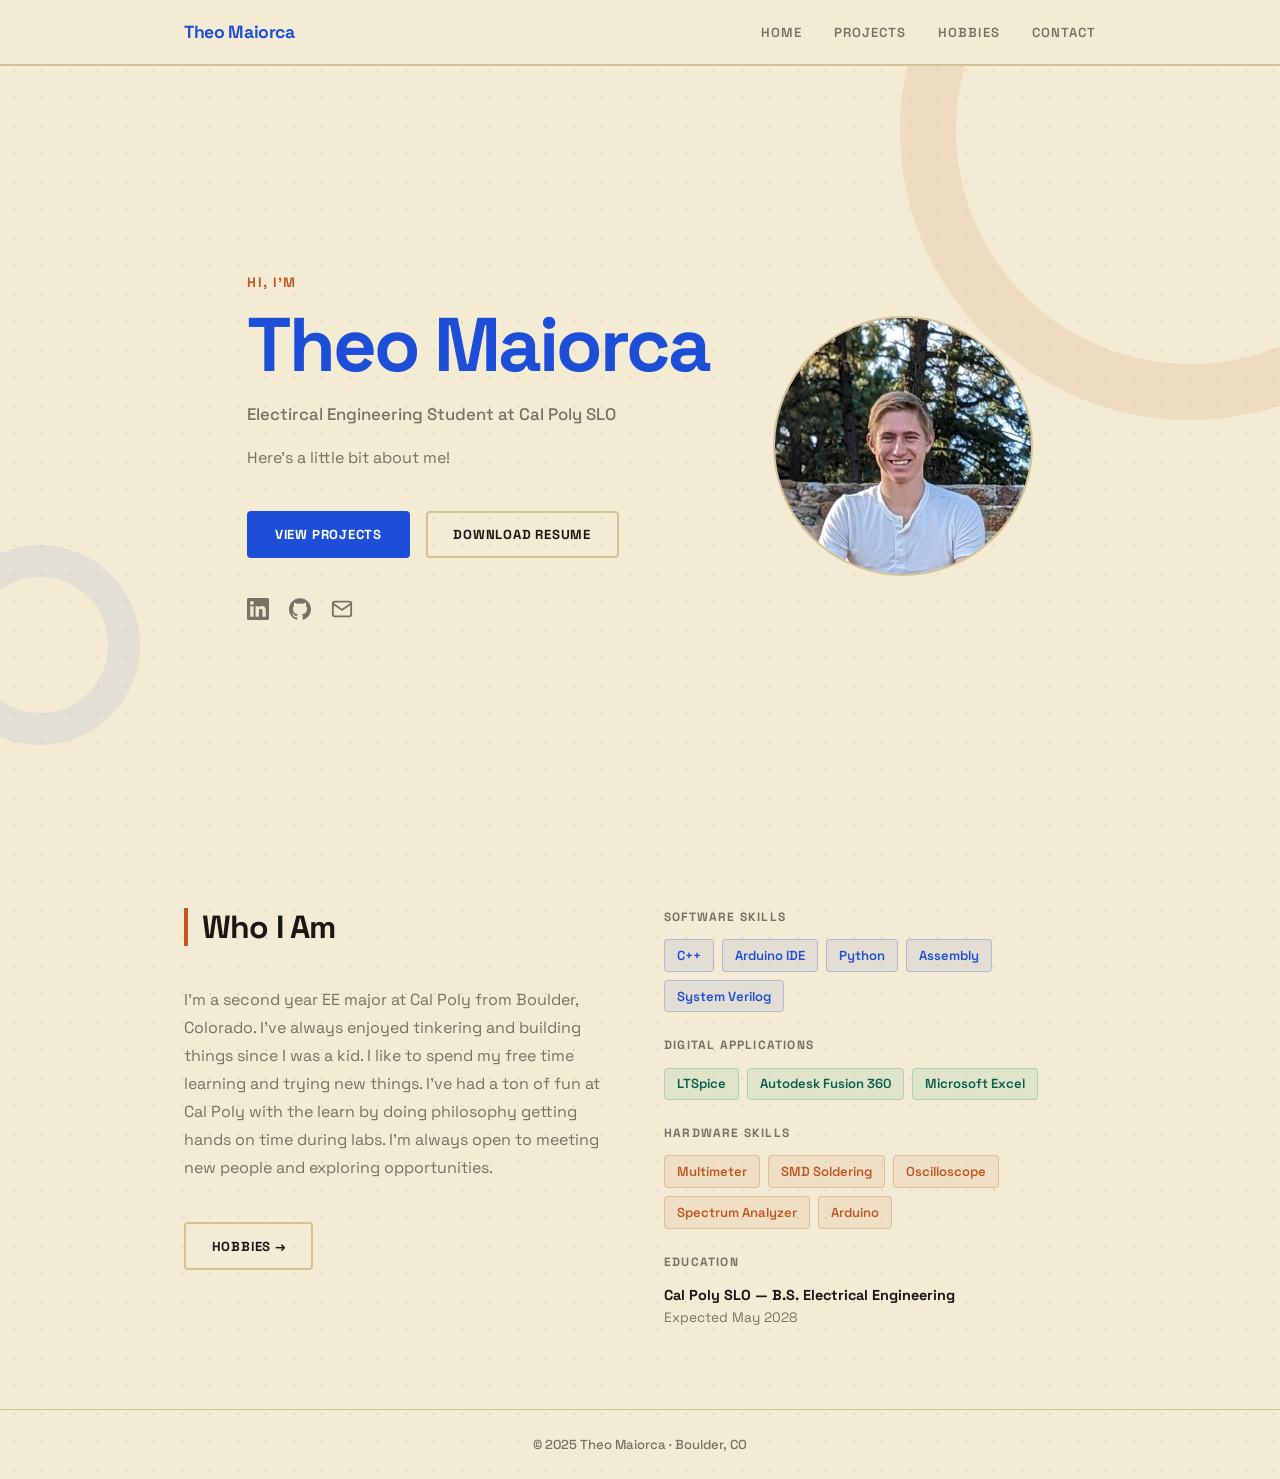
<file: index.html>
<!DOCTYPE html>
<html lang="en">
<head>
  <meta charset="UTF-8">
  <meta name="viewport" content="width=device-width, initial-scale=1.0">
  <title>Theo Maiorca — Electrical Engineering</title>
  <meta name="description" content="Theo Maiorca — EE student at Cal Poly SLO. Circuits, firmware, and hardware projects.">
  <link rel="preconnect" href="https://fonts.googleapis.com">
  <link rel="preconnect" href="https://fonts.gstatic.com" crossorigin>
  <link href="https://fonts.googleapis.com/css2?family=Space+Grotesk:wght@400;500;600;700&display=swap" rel="stylesheet">
  <link rel="stylesheet" href="style.css">
</head>
<body>

  <nav class="nav" id="nav">
    <div class="nav-inner">
      <a class="nav-brand" href="/">Theo Maiorca</a>
      <button class="nav-toggle" id="navToggle" aria-label="Toggle navigation">
        <span></span><span></span><span></span>
      </button>
      <ul class="nav-links" id="navLinks">
        <li><a href="/">Home</a></li>
        <li><a href="/projects/">Projects</a></li>
        <li><a href="/hobbies/">Hobbies</a></li>
        <li><a href="/contact/">Contact</a></li>
      </ul>
    </div>
  </nav>

  <section class="hero" id="hero">
    <div class="container">
      <div class="hero-inner">
        <div class="hero-text">
          <p class="hero-eyebrow">Hi, I'm</p>
          <h1 class="hero-name">Theo Maiorca</h1>
          <p class="hero-title">Electircal Engineering Student at Cal Poly SLO</p>
          <p class="hero-bio">Here's a little bit about me!</p>
          <div class="hero-actions">
            <a class="btn btn-primary" href="/projects/">View Projects</a>
            <a class="btn btn-outline" href="/assets/resume.pdf" target="_blank" rel="noopener">Download Resume</a>
          </div>
          <div class="hero-social">
            <a href="https://www.linkedin.com/in/theomaiorca" target="_blank" rel="noopener" aria-label="LinkedIn">
              <svg viewBox="0 0 24 24" fill="currentColor" width="22" height="22"><path d="M20.447 20.452h-3.554v-5.569c0-1.328-.027-3.037-1.852-3.037-1.853 0-2.136 1.445-2.136 2.939v5.667H9.351V9h3.414v1.561h.046c.477-.9 1.637-1.85 3.37-1.85 3.601 0 4.267 2.37 4.267 5.455v6.286zM5.337 7.433a2.062 2.062 0 0 1-2.063-2.065 2.064 2.064 0 1 1 2.063 2.065zm1.782 13.019H3.555V9h3.564v11.452zM22.225 0H1.771C.792 0 0 .774 0 1.729v20.542C0 23.227.792 24 1.771 24h20.451C23.2 24 24 23.227 24 22.271V1.729C24 .774 23.2 0 22.222 0h.003z"/></svg>
            </a>
            <a href="https://github.com/theomaiorca" target="_blank" rel="noopener" aria-label="GitHub">
              <svg viewBox="0 0 24 24" fill="currentColor" width="22" height="22"><path d="M12 .297c-6.63 0-12 5.373-12 12 0 5.303 3.438 9.8 8.205 11.385.6.113.82-.258.82-.577 0-.285-.01-1.04-.015-2.04-3.338.724-4.042-1.61-4.042-1.61C4.422 18.07 3.633 17.7 3.633 17.7c-1.087-.744.084-.729.084-.729 1.205.084 1.838 1.236 1.838 1.236 1.07 1.835 2.809 1.305 3.495.998.108-.776.417-1.305.76-1.605-2.665-.3-5.466-1.332-5.466-5.93 0-1.31.465-2.38 1.235-3.22-.135-.303-.54-1.523.105-3.176 0 0 1.005-.322 3.3 1.23.96-.267 1.98-.399 3-.405 1.02.006 2.04.138 3 .405 2.28-1.552 3.285-1.23 3.285-1.23.645 1.653.24 2.873.12 3.176.765.84 1.23 1.91 1.23 3.22 0 4.61-2.805 5.625-5.475 5.92.42.36.81 1.096.81 2.22 0 1.606-.015 2.896-.015 3.286 0 .315.21.69.825.57C20.565 22.092 24 17.592 24 12.297c0-6.627-5.373-12-12-12"/></svg>
            </a>
            <a href="mailto:theo@maiorca.com" aria-label="Email">
              <svg viewBox="0 0 24 24" fill="none" stroke="currentColor" stroke-width="2" width="22" height="22"><path d="M4 4h16c1.1 0 2 .9 2 2v12c0 1.1-.9 2-2 2H4c-1.1 0-2-.9-2-2V6c0-1.1.9-2 2-2z"/><polyline points="22,6 12,13 2,6"/></svg>
            </a>
          </div>
        </div>
        <div class="hero-photo">
          <img src="assets/images/TheoHeadshotPhoto.JPEG" alt="Theo Maiorca">
        </div>
      </div>
    </div>
  </section>

  <section class="section" id="about">
    <div class="container">
      <div class="about-grid">
        <div class="about-text">
          <h2 class="section-title">Who I Am</h2>
          <p>I'm a second year EE major at Cal Poly from Boulder, Colorado. I've always enjoyed tinkering and building things since I was a kid. I like to spend my free time learning and trying new things. I've had a ton of fun at Cal Poly with the learn by doing philosophy getting hands on time during labs. I'm always open to meeting new people and exploring opportunities.</p>
          <a class="btn btn-outline" href="/hobbies/" style="margin-top:1.5rem; display:inline-flex;">Hobbies →</a>
        </div>
        <div class="about-skills">
          <h3 class="skills-label">Software Skills</h3>
          <div class="chips chips--software">
            <span class="chip">C++</span>
            <span class="chip">Arduino IDE</span>
            <span class="chip">Python</span>
            <span class="chip">Assembly</span>
            <span class="chip">System Verilog</span>
          </div>
          <h3 class="skills-label skills-label--top">Digital Applications</h3>
          <div class="chips chips--digital">
            <span class="chip">LTSpice</span>
            <span class="chip">Autodesk Fusion 360</span>
            <span class="chip">Microsoft Excel</span>
          </div>
          <h3 class="skills-label skills-label--top">Hardware Skills</h3>
          <div class="chips chips--hardware">
            <span class="chip">Multimeter</span>
            <span class="chip">SMD Soldering</span>
            <span class="chip">Oscilloscope</span>
            <span class="chip">Spectrum Analyzer</span>
            <span class="chip">Arduino</span>
          </div>
          <h3 class="skills-label skills-label--top">Education</h3>
          <div class="edu-inline">
            <p class="edu-inline-school">Cal Poly SLO — B.S. Electrical Engineering</p>
            <p class="edu-inline-detail">Expected May 2028</p>
          </div>
        </div>
      </div>
    </div>
  </section>

  <footer class="footer">
    <div class="container">
      <p>&copy; 2025 Theo Maiorca &middot; Boulder, CO</p>
    </div>
  </footer>

  <script src="script.js"></script>
</body>
</html>
</file>
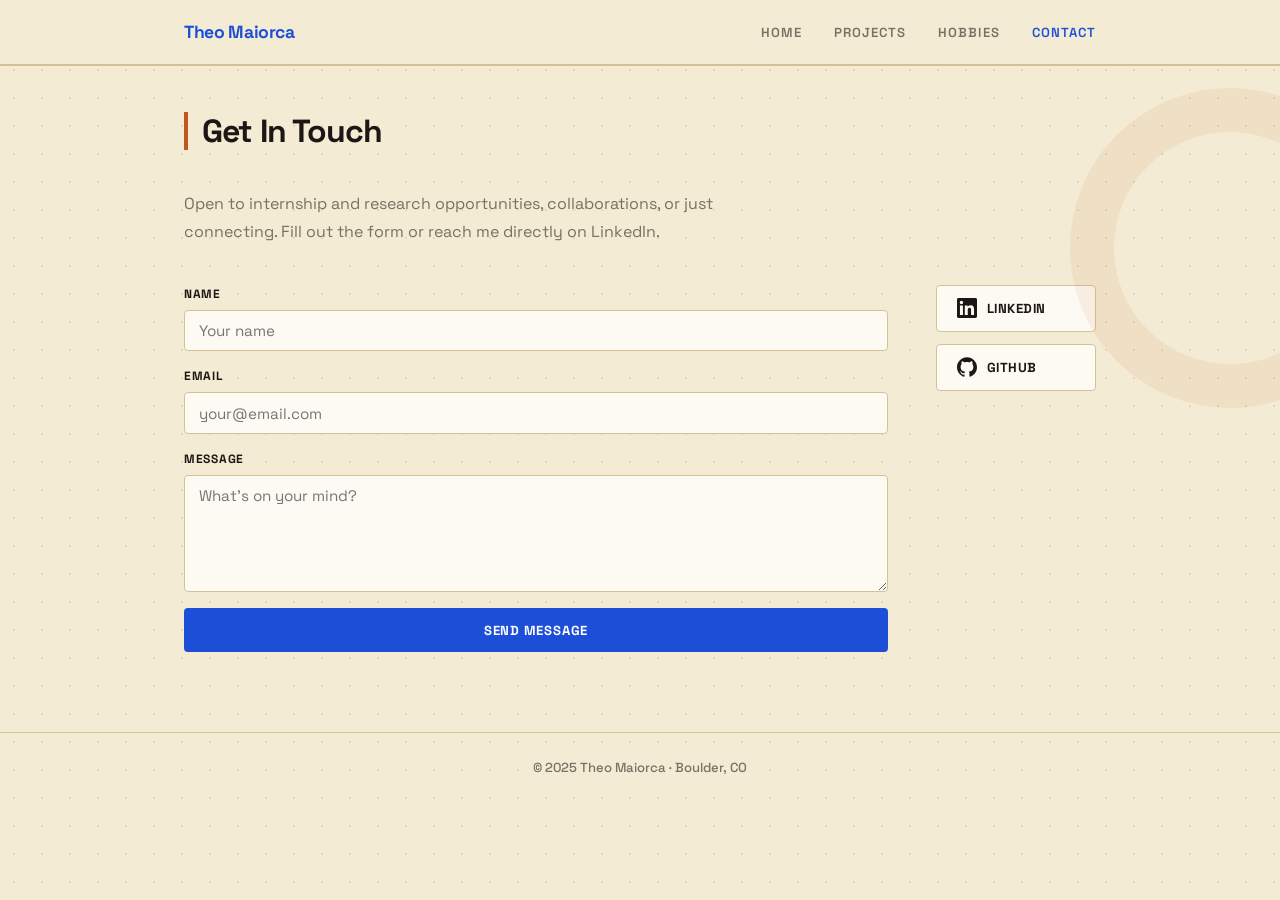
<file: contact/index.html>
<!DOCTYPE html>
<html lang="en">
<head>
  <meta charset="UTF-8">
  <meta name="viewport" content="width=device-width, initial-scale=1.0">
  <title>Contact — Theo Maiorca</title>
  <meta name="description" content="Get in touch with Theo Maiorca — open to internships, research opportunities, and collaborations.">
  <link rel="preconnect" href="https://fonts.googleapis.com">
  <link rel="preconnect" href="https://fonts.gstatic.com" crossorigin>
  <link href="https://fonts.googleapis.com/css2?family=Space+Grotesk:wght@400;500;600;700&display=swap" rel="stylesheet">
  <link rel="stylesheet" href="/style.css">
</head>
<body>

  <nav class="nav" id="nav">
    <div class="nav-inner">
      <a class="nav-brand" href="/">Theo Maiorca</a>
      <button class="nav-toggle" id="navToggle" aria-label="Toggle navigation">
        <span></span><span></span><span></span>
      </button>
      <ul class="nav-links" id="navLinks">
        <li><a href="/">Home</a></li>
        <li><a href="/projects/">Projects</a></li>
        <li><a href="/hobbies/">Hobbies</a></li>
        <li><a href="/contact/">Contact</a></li>
      </ul>
    </div>
  </nav>

  <section class="section page-top section-ring">
    <div class="container">
      <h2 class="section-title">Get In Touch</h2>
      <p class="contact-sub">Open to internship and research opportunities, collaborations, or just connecting. Fill out the form or reach me directly on LinkedIn.</p>
      <div class="contact-grid">
        <!--
          SETUP REQUIRED: Sign up at formspree.io, create a new form pointed at theo@maiorca.com,
          and replace YOUR_FORM_ID below with your actual form ID (looks like: xpzgkwrb).
        -->
        <form class="contact-form" action="https://formspree.io/f/YOUR_FORM_ID" method="POST">
          <label>
            Name
            <input type="text" name="name" required placeholder="Your name">
          </label>
          <label>
            Email
            <input type="email" name="email" required placeholder="your@email.com">
          </label>
          <label>
            Message
            <textarea name="message" rows="5" required placeholder="What's on your mind?"></textarea>
          </label>
          <button type="submit" class="btn btn-primary btn-full">Send Message</button>
        </form>
        <div class="contact-links">
          <a class="contact-link-btn" href="https://www.linkedin.com/in/theomaiorca" target="_blank" rel="noopener">
            <svg viewBox="0 0 24 24" fill="currentColor" width="20" height="20"><path d="M20.447 20.452h-3.554v-5.569c0-1.328-.027-3.037-1.852-3.037-1.853 0-2.136 1.445-2.136 2.939v5.667H9.351V9h3.414v1.561h.046c.477-.9 1.637-1.85 3.37-1.85 3.601 0 4.267 2.37 4.267 5.455v6.286zM5.337 7.433a2.062 2.062 0 0 1-2.063-2.065 2.064 2.064 0 1 1 2.063 2.065zm1.782 13.019H3.555V9h3.564v11.452zM22.225 0H1.771C.792 0 0 .774 0 1.729v20.542C0 23.227.792 24 1.771 24h20.451C23.2 24 24 23.227 24 22.271V1.729C24 .774 23.2 0 22.222 0h.003z"/></svg>
            LinkedIn
          </a>
          <a class="contact-link-btn" href="https://github.com/theomaiorca" target="_blank" rel="noopener">
            <svg viewBox="0 0 24 24" fill="currentColor" width="20" height="20"><path d="M12 .297c-6.63 0-12 5.373-12 12 0 5.303 3.438 9.8 8.205 11.385.6.113.82-.258.82-.577 0-.285-.01-1.04-.015-2.04-3.338.724-4.042-1.61-4.042-1.61C4.422 18.07 3.633 17.7 3.633 17.7c-1.087-.744.084-.729.084-.729 1.205.084 1.838 1.236 1.838 1.236 1.07 1.835 2.809 1.305 3.495.998.108-.776.417-1.305.76-1.605-2.665-.3-5.466-1.332-5.466-5.93 0-1.31.465-2.38 1.235-3.22-.135-.303-.54-1.523.105-3.176 0 0 1.005-.322 3.3 1.23.96-.267 1.98-.399 3-.405 1.02.006 2.04.138 3 .405 2.28-1.552 3.285-1.23 3.285-1.23.645 1.653.24 2.873.12 3.176.765.84 1.23 1.91 1.23 3.22 0 4.61-2.805 5.625-5.475 5.92.42.36.81 1.096.81 2.22 0 1.606-.015 2.896-.015 3.286 0 .315.21.69.825.57C20.565 22.092 24 17.592 24 12.297c0-6.627-5.373-12-12-12"/></svg>
            GitHub
          </a>
        </div>
      </div>
    </div>
  </section>

  <footer class="footer">
    <div class="container">
      <p>&copy; 2025 Theo Maiorca &middot; Boulder, CO</p>
    </div>
  </footer>

  <script src="/script.js"></script>
</body>
</html>
</file>
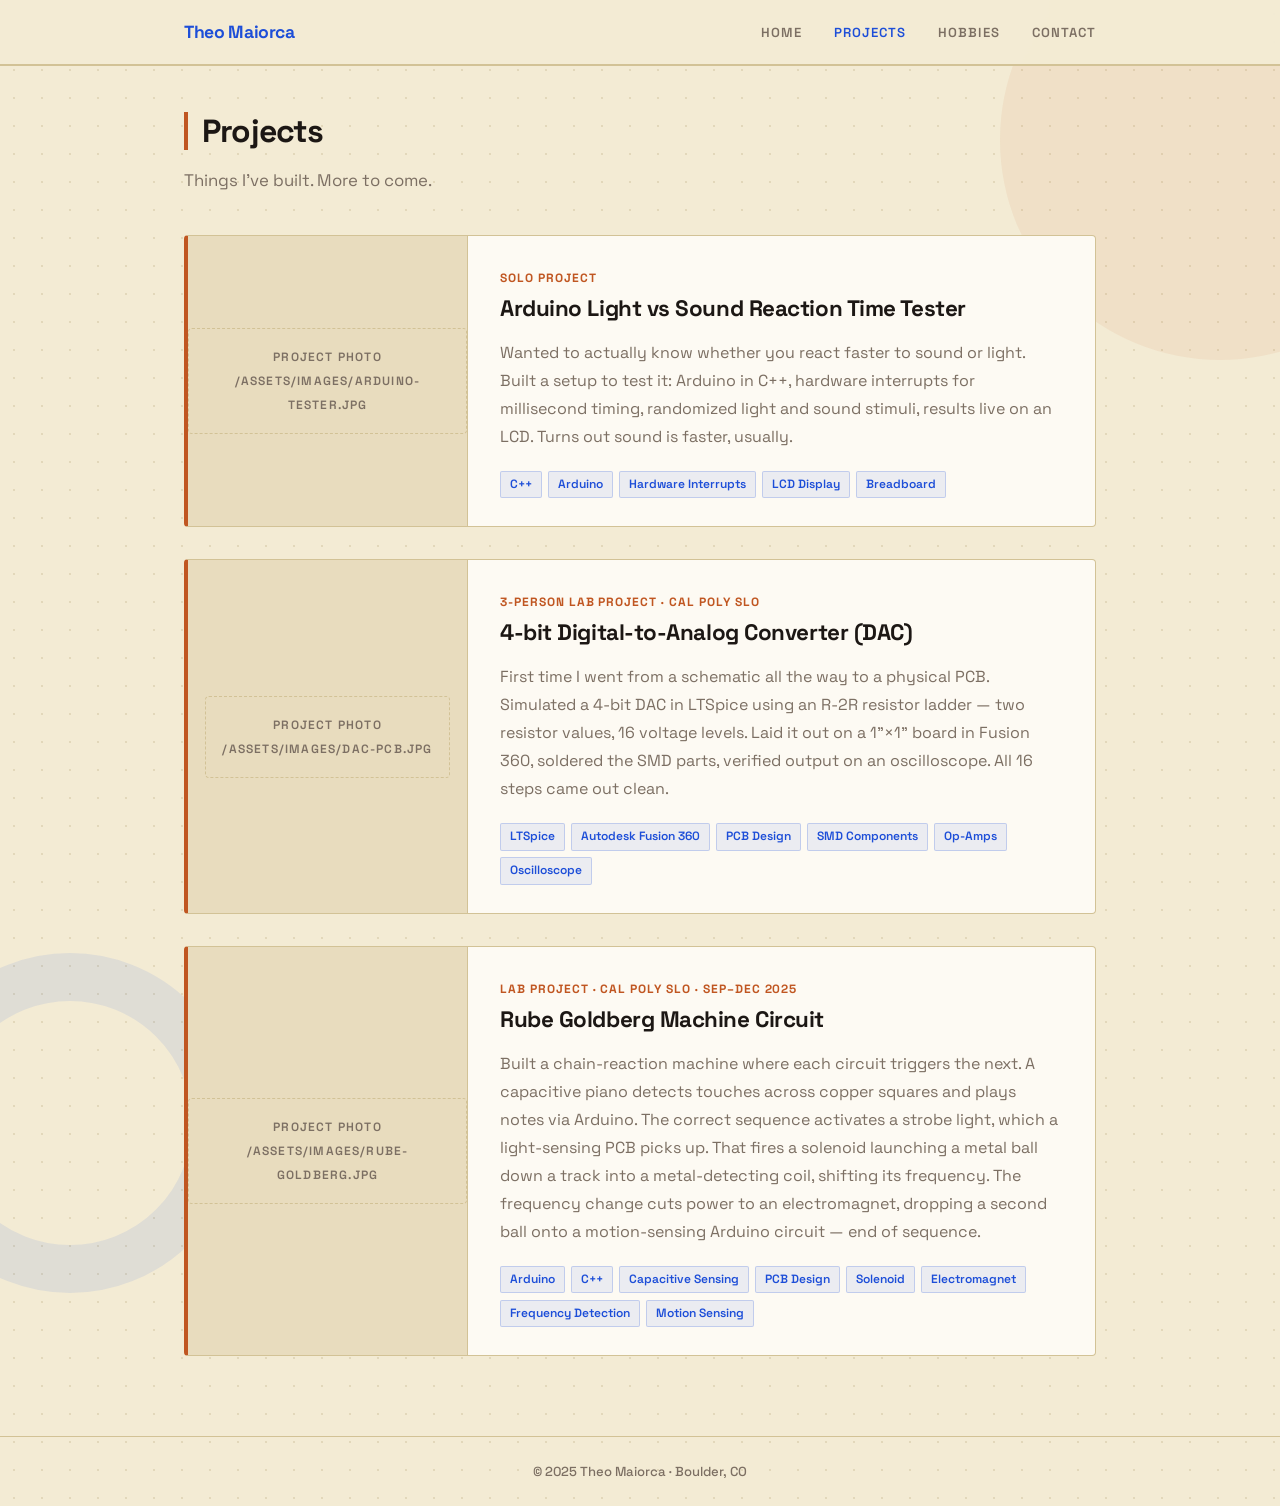
<file: projects/index.html>
<!DOCTYPE html>
<html lang="en">
<head>
  <meta charset="UTF-8">
  <meta name="viewport" content="width=device-width, initial-scale=1.0">
  <title>Projects — Theo Maiorca</title>
  <meta name="description" content="Hardware and firmware projects by Theo Maiorca.">
  <link rel="preconnect" href="https://fonts.googleapis.com">
  <link rel="preconnect" href="https://fonts.gstatic.com" crossorigin>
  <link href="https://fonts.googleapis.com/css2?family=Space+Grotesk:wght@400;500;600;700&display=swap" rel="stylesheet">
  <link rel="stylesheet" href="/style.css">
</head>
<body>

  <nav class="nav" id="nav">
    <div class="nav-inner">
      <a class="nav-brand" href="/">Theo Maiorca</a>
      <button class="nav-toggle" id="navToggle" aria-label="Toggle navigation">
        <span></span><span></span><span></span>
      </button>
      <ul class="nav-links" id="navLinks">
        <li><a href="/">Home</a></li>
        <li><a href="/projects/">Projects</a></li>
        <li><a href="/hobbies/">Hobbies</a></li>
        <li><a href="/contact/">Contact</a></li>
      </ul>
    </div>
  </nav>

  <section class="section page-top section-projects">
    <div class="container">
      <h2 class="section-title">Projects</h2>
      <p class="page-intro">Things I've built. More to come.</p>

      <div class="project-list">

        <div class="project-item">
          <div class="project-image">
            <!-- Add photo: save as /assets/images/arduino-tester.jpg then uncomment below -->
            <!-- <img src="/assets/images/arduino-tester.jpg" alt="Arduino Reaction Time Tester"> -->
            <span class="photo-placeholder">Project photo<br>/assets/images/arduino-tester.jpg</span>
          </div>
          <div class="project-body">
            <div class="project-meta">
              <span class="card-type">Solo Project</span>
            </div>
            <h3 class="project-title">Arduino Light vs Sound Reaction Time Tester</h3>
            <p class="project-desc">Wanted to actually know whether you react faster to sound or light. Built a setup to test it: Arduino in C++, hardware interrupts for millisecond timing, randomized light and sound stimuli, results live on an LCD. Turns out sound is faster, usually.</p>
            <div class="card-tags">
              <span class="tag">C++</span>
              <span class="tag">Arduino</span>
              <span class="tag">Hardware Interrupts</span>
              <span class="tag">LCD Display</span>
              <span class="tag">Breadboard</span>
            </div>
            <!-- Uncomment once you have a GitHub repo:
            <a class="card-link" href="https://github.com/theomaiorca/arduino-reaction-tester" target="_blank" rel="noopener">View on GitHub →</a>
            -->
          </div>
        </div>

        <div class="project-item">
          <div class="project-image">
            <!-- Add photo: save as /assets/images/dac-pcb.jpg then uncomment below -->
            <!-- <img src="/assets/images/dac-pcb.jpg" alt="4-bit DAC PCB"> -->
            <span class="photo-placeholder">Project photo<br>/assets/images/dac-pcb.jpg</span>
          </div>
          <div class="project-body">
            <div class="project-meta">
              <span class="card-type">3-Person Lab Project · Cal Poly SLO</span>
            </div>
            <h3 class="project-title">4-bit Digital-to-Analog Converter (DAC)</h3>
            <p class="project-desc">First time I went from a schematic all the way to a physical PCB. Simulated a 4-bit DAC in LTSpice using an R-2R resistor ladder — two resistor values, 16 voltage levels. Laid it out on a 1"×1" board in Fusion 360, soldered the SMD parts, verified output on an oscilloscope. All 16 steps came out clean.</p>
            <div class="card-tags">
              <span class="tag">LTSpice</span>
              <span class="tag">Autodesk Fusion 360</span>
              <span class="tag">PCB Design</span>
              <span class="tag">SMD Components</span>
              <span class="tag">Op-Amps</span>
              <span class="tag">Oscilloscope</span>
            </div>
            <!-- Uncomment once you have a GitHub repo:
            <a class="card-link" href="https://github.com/theomaiorca/dac-project" target="_blank" rel="noopener">View on GitHub →</a>
            -->
          </div>
        </div>

        <div class="project-item">
          <div class="project-image">
            <!-- Add photo: save as /assets/images/rube-goldberg.jpg then uncomment below -->
            <!-- <img src="/assets/images/rube-goldberg.jpg" alt="Rube Goldberg Machine Circuit"> -->
            <span class="photo-placeholder">Project photo<br>/assets/images/rube-goldberg.jpg</span>
          </div>
          <div class="project-body">
            <div class="project-meta">
              <span class="card-type">Lab Project · Cal Poly SLO · Sep–Dec 2025</span>
            </div>
            <h3 class="project-title">Rube Goldberg Machine Circuit</h3>
            <p class="project-desc">Built a chain-reaction machine where each circuit triggers the next. A capacitive piano detects touches across copper squares and plays notes via Arduino. The correct sequence activates a strobe light, which a light-sensing PCB picks up. That fires a solenoid launching a metal ball down a track into a metal-detecting coil, shifting its frequency. The frequency change cuts power to an electromagnet, dropping a second ball onto a motion-sensing Arduino circuit — end of sequence.</p>
            <div class="card-tags">
              <span class="tag">Arduino</span>
              <span class="tag">C++</span>
              <span class="tag">Capacitive Sensing</span>
              <span class="tag">PCB Design</span>
              <span class="tag">Solenoid</span>
              <span class="tag">Electromagnet</span>
              <span class="tag">Frequency Detection</span>
              <span class="tag">Motion Sensing</span>
            </div>
          </div>
        </div>

      </div>
    </div>
  </section>

  <footer class="footer">
    <div class="container">
      <p>&copy; 2025 Theo Maiorca &middot; Boulder, CO</p>
    </div>
  </footer>

  <script src="/script.js"></script>
</body>
</html>
</file>
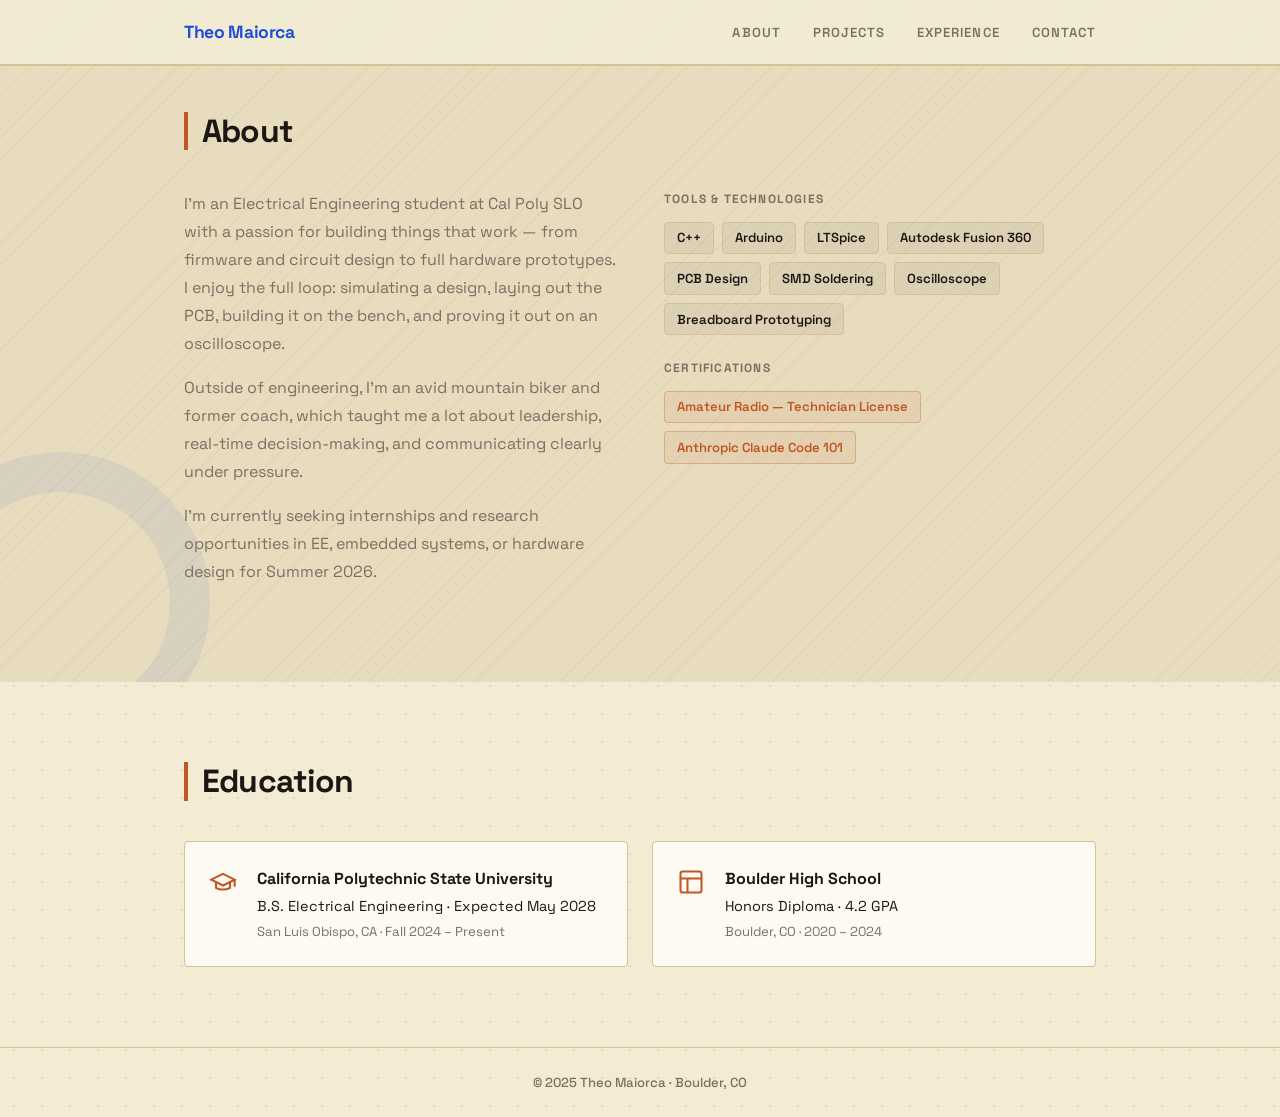
<file: about.html>
<!DOCTYPE html>
<html lang="en">
<head>
  <meta charset="UTF-8">
  <meta name="viewport" content="width=device-width, initial-scale=1.0">
  <title>About — Theo Maiorca</title>
  <meta name="description" content="About Theo Maiorca — EE student at Cal Poly SLO, skills, tools, and education.">
  <link rel="preconnect" href="https://fonts.googleapis.com">
  <link rel="preconnect" href="https://fonts.gstatic.com" crossorigin>
  <link href="https://fonts.googleapis.com/css2?family=Space+Grotesk:wght@400;500;600;700&display=swap" rel="stylesheet">
  <link rel="stylesheet" href="style.css">
</head>
<body>

  <nav class="nav" id="nav">
    <div class="nav-inner">
      <a class="nav-brand" href="index.html">Theo Maiorca</a>
      <button class="nav-toggle" id="navToggle" aria-label="Toggle navigation">
        <span></span><span></span><span></span>
      </button>
      <ul class="nav-links" id="navLinks">
        <li><a href="about.html">About</a></li>
        <li><a href="projects.html">Projects</a></li>
        <li><a href="experience.html">Experience</a></li>
        <li><a href="contact.html">Contact</a></li>
      </ul>
    </div>
  </nav>

  <section class="section section-alt page-top">
    <div class="container">
      <h2 class="section-title">About</h2>
      <div class="about-grid">
        <div class="about-text">
          <p>I'm an Electrical Engineering student at Cal Poly SLO with a passion for building things that work — from firmware and circuit design to full hardware prototypes. I enjoy the full loop: simulating a design, laying out the PCB, building it on the bench, and proving it out on an oscilloscope.</p>
          <p>Outside of engineering, I'm an avid mountain biker and former coach, which taught me a lot about leadership, real-time decision-making, and communicating clearly under pressure.</p>
          <p>I'm currently seeking internships and research opportunities in EE, embedded systems, or hardware design for Summer 2026.</p>
        </div>
        <div class="about-skills">
          <h3 class="skills-label">Tools &amp; Technologies</h3>
          <div class="chips">
            <span class="chip">C++</span>
            <span class="chip">Arduino</span>
            <span class="chip">LTSpice</span>
            <span class="chip">Autodesk Fusion 360</span>
            <span class="chip">PCB Design</span>
            <span class="chip">SMD Soldering</span>
            <span class="chip">Oscilloscope</span>
            <span class="chip">Breadboard Prototyping</span>
          </div>
          <h3 class="skills-label skills-label--top">Certifications</h3>
          <div class="chips">
            <span class="chip chip-cert">Amateur Radio — Technician License</span>
            <span class="chip chip-cert">Anthropic Claude Code 101</span>
          </div>
        </div>
      </div>
    </div>
  </section>

  <section class="section">
    <div class="container">
      <h2 class="section-title">Education</h2>
      <div class="edu-grid">
        <div class="edu-card">
          <div class="edu-icon-wrap">
            <svg viewBox="0 0 24 24" fill="none" stroke="currentColor" stroke-width="1.75" width="28" height="28"><path d="M22 10v6M2 10l10-5 10 5-10 5-10-5z"/><path d="M6 12v5c3.333 2 8.667 2 12 0v-5"/></svg>
          </div>
          <div>
            <h3>California Polytechnic State University</h3>
            <p class="edu-detail">B.S. Electrical Engineering · Expected May 2028</p>
            <p class="edu-sub">San Luis Obispo, CA · Fall 2024 – Present</p>
          </div>
        </div>
        <div class="edu-card">
          <div class="edu-icon-wrap">
            <svg viewBox="0 0 24 24" fill="none" stroke="currentColor" stroke-width="1.75" width="28" height="28"><rect x="3" y="3" width="18" height="18" rx="2"/><path d="M3 9h18M9 21V9"/></svg>
          </div>
          <div>
            <h3>Boulder High School</h3>
            <p class="edu-detail">Honors Diploma · 4.2 GPA</p>
            <p class="edu-sub">Boulder, CO · 2020 – 2024</p>
          </div>
        </div>
      </div>
    </div>
  </section>

  <footer class="footer">
    <div class="container">
      <p>&copy; 2025 Theo Maiorca &middot; Boulder, CO</p>
    </div>
  </footer>

  <script src="script.js"></script>
</body>
</html>
</file>
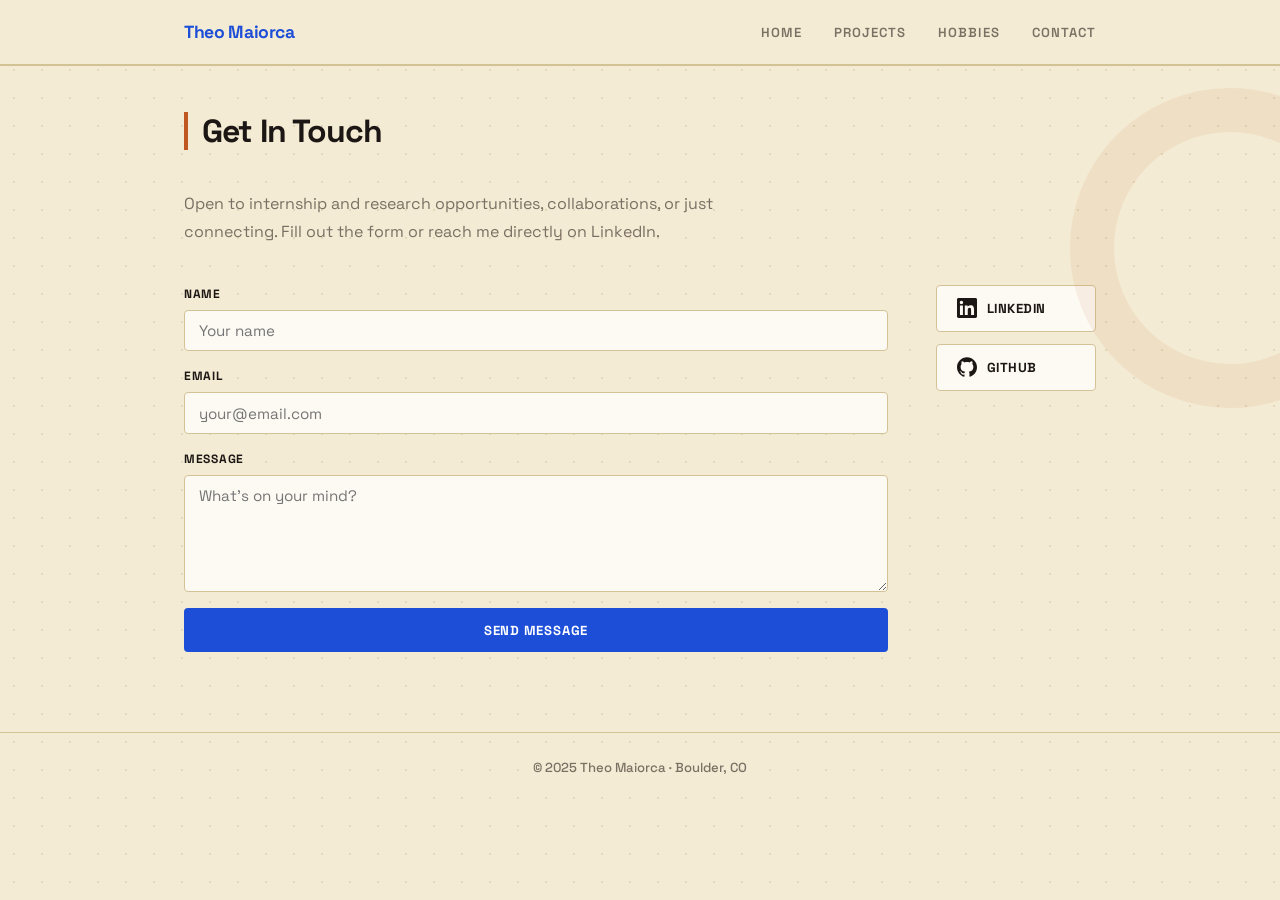
<file: contact.html>
<!DOCTYPE html>
<html lang="en">
<head>
  <meta charset="UTF-8">
  <meta name="viewport" content="width=device-width, initial-scale=1.0">
  <title>Contact — Theo Maiorca</title>
  <meta name="description" content="Get in touch with Theo Maiorca — open to internships, research opportunities, and collaborations.">
  <link rel="preconnect" href="https://fonts.googleapis.com">
  <link rel="preconnect" href="https://fonts.gstatic.com" crossorigin>
  <link href="https://fonts.googleapis.com/css2?family=Space+Grotesk:wght@400;500;600;700&display=swap" rel="stylesheet">
  <link rel="stylesheet" href="style.css">
</head>
<body>

  <nav class="nav" id="nav">
    <div class="nav-inner">
      <a class="nav-brand" href="index.html">Theo Maiorca</a>
      <button class="nav-toggle" id="navToggle" aria-label="Toggle navigation">
        <span></span><span></span><span></span>
      </button>
      <ul class="nav-links" id="navLinks">
        <li><a href="index.html">Home</a></li>
        <li><a href="projects.html">Projects</a></li>
        <li><a href="experience.html">Hobbies</a></li>
        <li><a href="contact.html">Contact</a></li>
      </ul>
    </div>
  </nav>

  <section class="section page-top section-ring">
    <div class="container">
      <h2 class="section-title">Get In Touch</h2>
      <p class="contact-sub">Open to internship and research opportunities, collaborations, or just connecting. Fill out the form or reach me directly on LinkedIn.</p>
      <div class="contact-grid">
        <!--
          SETUP REQUIRED: Sign up at formspree.io, create a new form pointed at theo@maiorca.com,
          and replace YOUR_FORM_ID below with your actual form ID (looks like: xpzgkwrb).
        -->
        <form class="contact-form" action="https://formspree.io/f/YOUR_FORM_ID" method="POST">
          <label>
            Name
            <input type="text" name="name" required placeholder="Your name">
          </label>
          <label>
            Email
            <input type="email" name="email" required placeholder="your@email.com">
          </label>
          <label>
            Message
            <textarea name="message" rows="5" required placeholder="What's on your mind?"></textarea>
          </label>
          <button type="submit" class="btn btn-primary btn-full">Send Message</button>
        </form>
        <div class="contact-links">
          <a class="contact-link-btn" href="https://www.linkedin.com/in/theomaiorca" target="_blank" rel="noopener">
            <svg viewBox="0 0 24 24" fill="currentColor" width="20" height="20"><path d="M20.447 20.452h-3.554v-5.569c0-1.328-.027-3.037-1.852-3.037-1.853 0-2.136 1.445-2.136 2.939v5.667H9.351V9h3.414v1.561h.046c.477-.9 1.637-1.85 3.37-1.85 3.601 0 4.267 2.37 4.267 5.455v6.286zM5.337 7.433a2.062 2.062 0 0 1-2.063-2.065 2.064 2.064 0 1 1 2.063 2.065zm1.782 13.019H3.555V9h3.564v11.452zM22.225 0H1.771C.792 0 0 .774 0 1.729v20.542C0 23.227.792 24 1.771 24h20.451C23.2 24 24 23.227 24 22.271V1.729C24 .774 23.2 0 22.222 0h.003z"/></svg>
            LinkedIn
          </a>
          <a class="contact-link-btn" href="https://github.com/theomaiorca" target="_blank" rel="noopener">
            <svg viewBox="0 0 24 24" fill="currentColor" width="20" height="20"><path d="M12 .297c-6.63 0-12 5.373-12 12 0 5.303 3.438 9.8 8.205 11.385.6.113.82-.258.82-.577 0-.285-.01-1.04-.015-2.04-3.338.724-4.042-1.61-4.042-1.61C4.422 18.07 3.633 17.7 3.633 17.7c-1.087-.744.084-.729.084-.729 1.205.084 1.838 1.236 1.838 1.236 1.07 1.835 2.809 1.305 3.495.998.108-.776.417-1.305.76-1.605-2.665-.3-5.466-1.332-5.466-5.93 0-1.31.465-2.38 1.235-3.22-.135-.303-.54-1.523.105-3.176 0 0 1.005-.322 3.3 1.23.96-.267 1.98-.399 3-.405 1.02.006 2.04.138 3 .405 2.28-1.552 3.285-1.23 3.285-1.23.645 1.653.24 2.873.12 3.176.765.84 1.23 1.91 1.23 3.22 0 4.61-2.805 5.625-5.475 5.92.42.36.81 1.096.81 2.22 0 1.606-.015 2.896-.015 3.286 0 .315.21.69.825.57C20.565 22.092 24 17.592 24 12.297c0-6.627-5.373-12-12-12"/></svg>
            GitHub
          </a>
        </div>
      </div>
    </div>
  </section>

  <footer class="footer">
    <div class="container">
      <p>&copy; 2025 Theo Maiorca &middot; Boulder, CO</p>
    </div>
  </footer>

  <script src="script.js"></script>
</body>
</html>
</file>
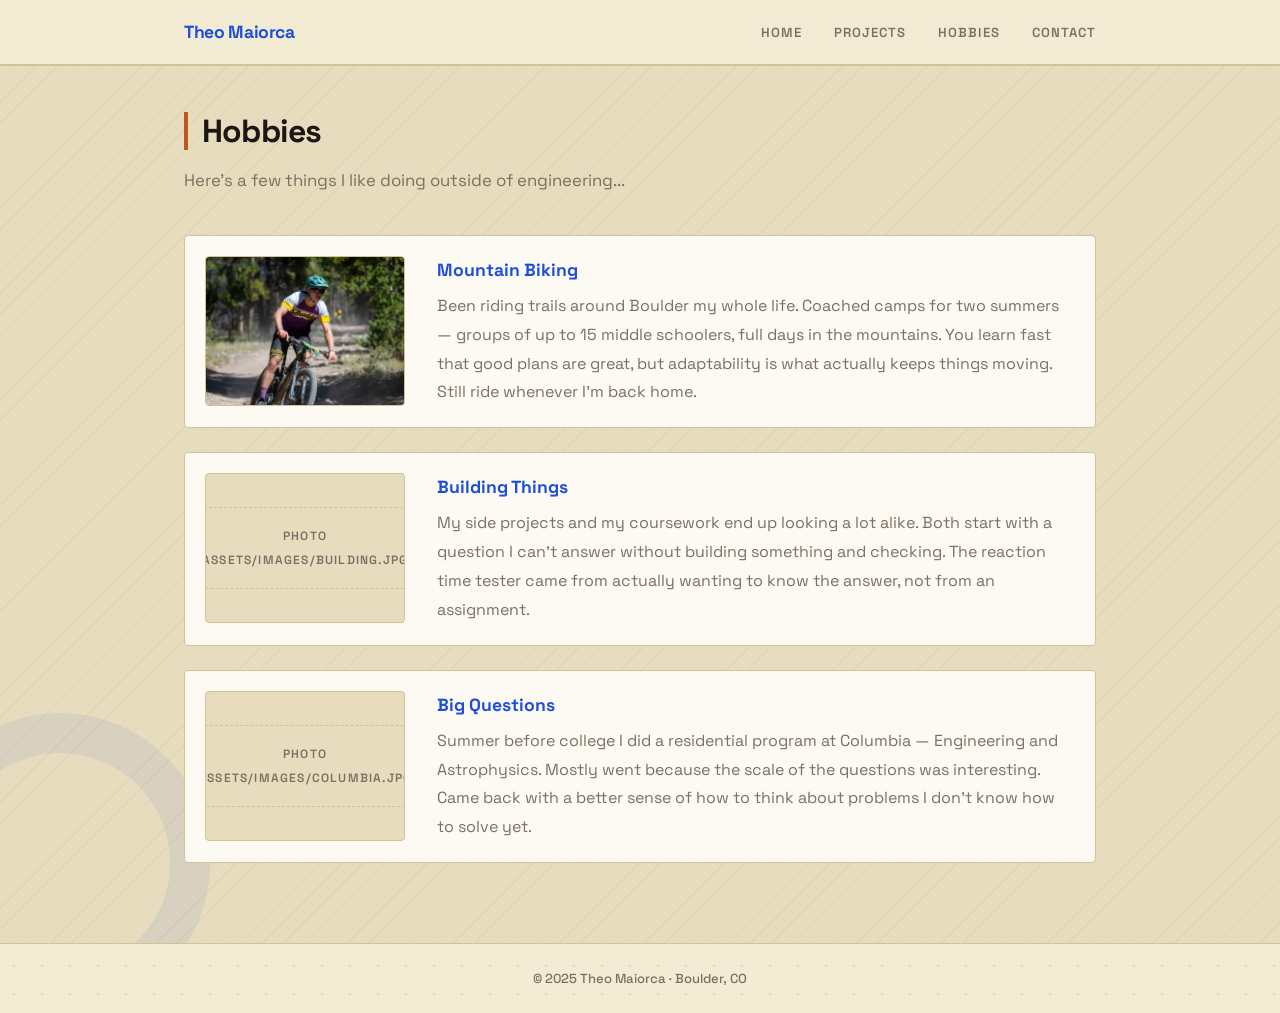
<file: experience.html>
<!DOCTYPE html>
<html lang="en">
<head>
  <meta charset="UTF-8">
  <meta name="viewport" content="width=device-width, initial-scale=1.0">
  <title>Hobbies — Theo Maiorca</title>
  <meta name="description" content="More about Theo Maiorca — Boulder, mountain biking, EE, and everything in between.">
  <link rel="preconnect" href="https://fonts.googleapis.com">
  <link rel="preconnect" href="https://fonts.gstatic.com" crossorigin>
  <link href="https://fonts.googleapis.com/css2?family=Space+Grotesk:wght@400;500;600;700&display=swap" rel="stylesheet">
  <link rel="stylesheet" href="style.css">
</head>
<body>

  <nav class="nav" id="nav">
    <div class="nav-inner">
      <a class="nav-brand" href="index.html">Theo Maiorca</a>
      <button class="nav-toggle" id="navToggle" aria-label="Toggle navigation">
        <span></span><span></span><span></span>
      </button>
      <ul class="nav-links" id="navLinks">
        <li><a href="index.html">Home</a></li>
        <li><a href="projects.html">Projects</a></li>
        <li><a href="experience.html">Hobbies</a></li>
        <li><a href="contact.html">Contact</a></li>
      </ul>
    </div>
  </nav>

  <section class="section section-alt page-top">
    <div class="container">
      <h2 class="section-title">Hobbies</h2>
      <p class="page-intro">Here's a few things I like doing outside of engineering...</p>

      <div class="about-item-list">

        <div class="about-item">
          <div class="about-item-image">
            <img src="assets/images/TheoMountainBike.JPEG" alt="Mountain Biking">
          </div>
          <div class="about-item-body">
            <h3 class="about-item-title">Mountain Biking</h3>
            <p>Been riding trails around Boulder my whole life. Coached camps for two summers — groups of up to 15 middle schoolers, full days in the mountains. You learn fast that good plans are great, but adaptability is what actually keeps things moving. Still ride whenever I'm back home.</p>
          </div>
        </div>

        <div class="about-item">
          <div class="about-item-image">
            <!-- Add photo: save as assets/images/building.jpg then uncomment below -->
            <!-- <img src="assets/images/building.jpg" alt="Building Things"> -->
            <span class="photo-placeholder">Photo<br>assets/images/building.jpg</span>
          </div>
          <div class="about-item-body">
            <h3 class="about-item-title">Building Things</h3>
            <p>My side projects and my coursework end up looking a lot alike. Both start with a question I can't answer without building something and checking. The reaction time tester came from actually wanting to know the answer, not from an assignment.</p>
          </div>
        </div>

        <div class="about-item">
          <div class="about-item-image">
            <!-- Add photo: save as assets/images/columbia.jpg then uncomment below -->
            <!-- <img src="assets/images/columbia.jpg" alt="Columbia Program"> -->
            <span class="photo-placeholder">Photo<br>assets/images/columbia.jpg</span>
          </div>
          <div class="about-item-body">
            <h3 class="about-item-title">Big Questions</h3>
            <p>Summer before college I did a residential program at Columbia — Engineering and Astrophysics. Mostly went because the scale of the questions was interesting. Came back with a better sense of how to think about problems I don't know how to solve yet.</p>
          </div>
        </div>

      </div>
    </div>
  </section>

  <footer class="footer">
    <div class="container">
      <p>&copy; 2025 Theo Maiorca &middot; Boulder, CO</p>
    </div>
  </footer>

  <script src="script.js"></script>
</body>
</html>
</file>
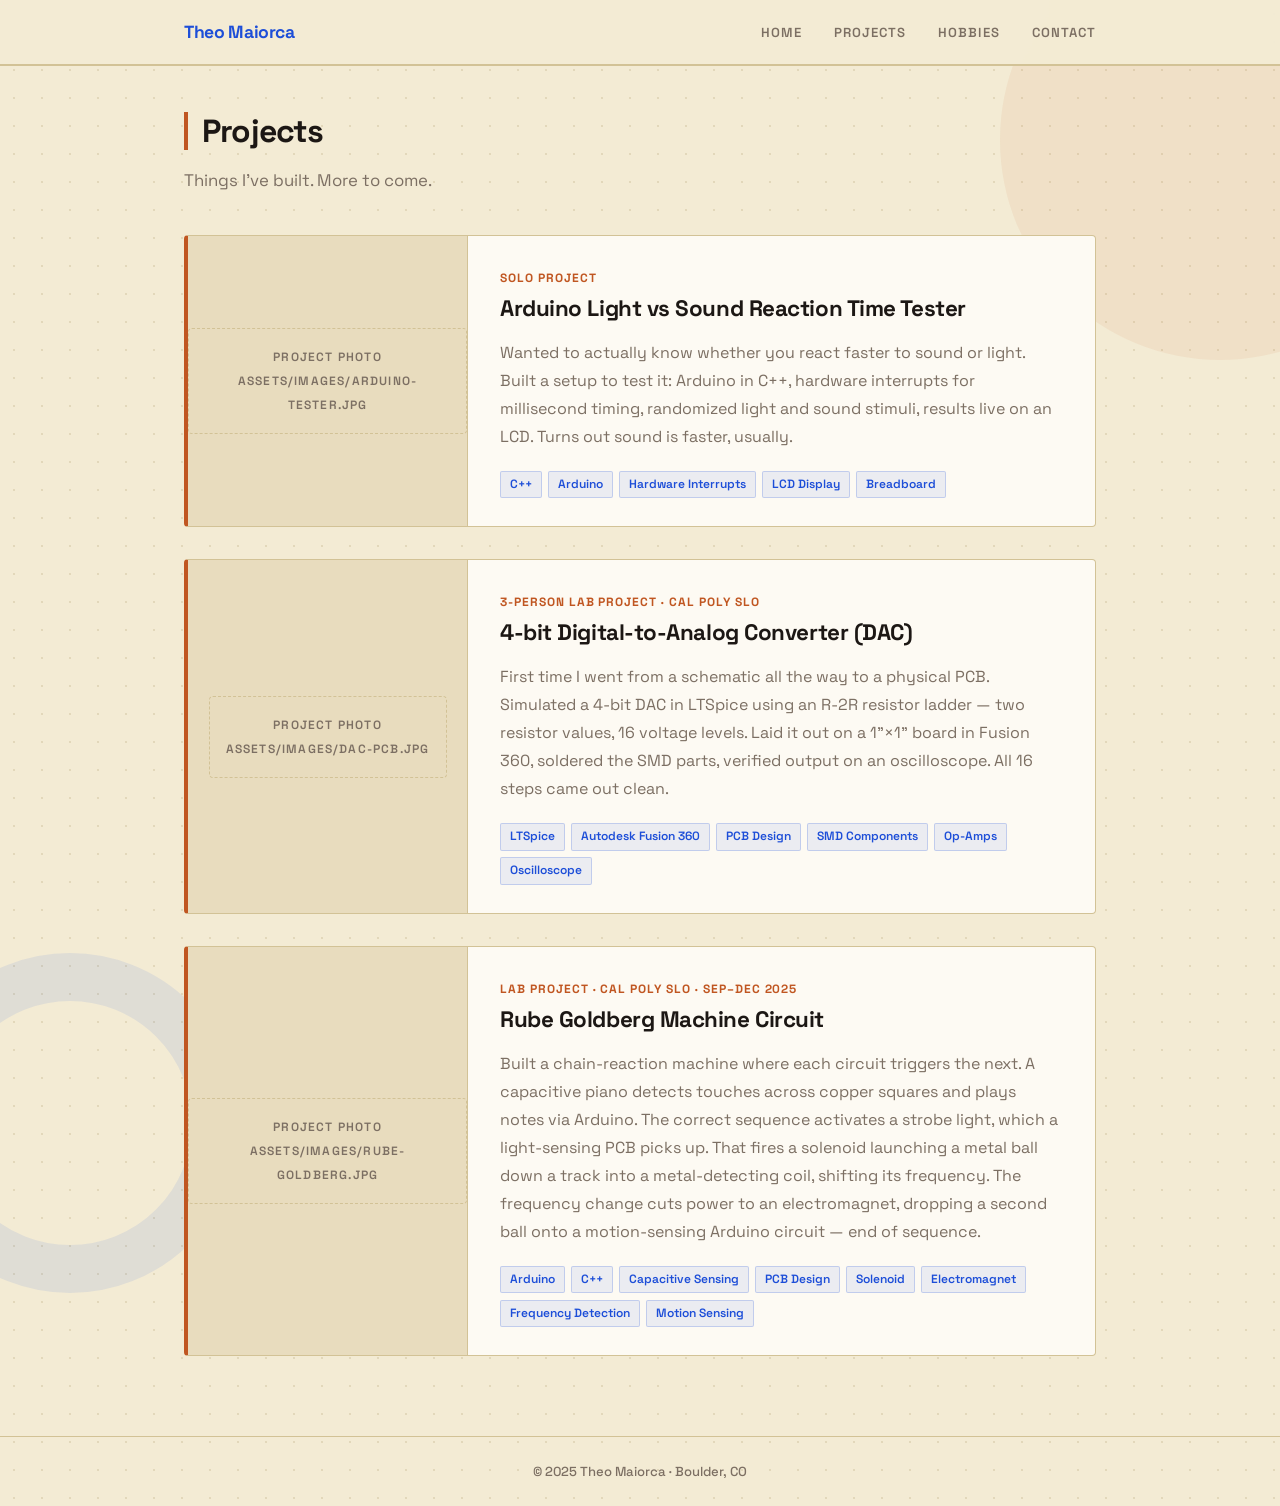
<file: projects.html>
<!DOCTYPE html>
<html lang="en">
<head>
  <meta charset="UTF-8">
  <meta name="viewport" content="width=device-width, initial-scale=1.0">
  <title>Projects — Theo Maiorca</title>
  <meta name="description" content="Hardware and firmware projects by Theo Maiorca.">
  <link rel="preconnect" href="https://fonts.googleapis.com">
  <link rel="preconnect" href="https://fonts.gstatic.com" crossorigin>
  <link href="https://fonts.googleapis.com/css2?family=Space+Grotesk:wght@400;500;600;700&display=swap" rel="stylesheet">
  <link rel="stylesheet" href="style.css">
</head>
<body>

  <nav class="nav" id="nav">
    <div class="nav-inner">
      <a class="nav-brand" href="index.html">Theo Maiorca</a>
      <button class="nav-toggle" id="navToggle" aria-label="Toggle navigation">
        <span></span><span></span><span></span>
      </button>
      <ul class="nav-links" id="navLinks">
        <li><a href="index.html">Home</a></li>
        <li><a href="projects.html">Projects</a></li>
        <li><a href="experience.html">Hobbies</a></li>
        <li><a href="contact.html">Contact</a></li>
      </ul>
    </div>
  </nav>

  <section class="section page-top section-projects">
    <div class="container">
      <h2 class="section-title">Projects</h2>
      <p class="page-intro">Things I've built. More to come.</p>

      <div class="project-list">

        <div class="project-item">
          <div class="project-image">
            <!-- Add photo: save as assets/images/arduino-tester.jpg then uncomment below -->
            <!-- <img src="assets/images/arduino-tester.jpg" alt="Arduino Reaction Time Tester"> -->
            <span class="photo-placeholder">Project photo<br>assets/images/arduino-tester.jpg</span>
          </div>
          <div class="project-body">
            <div class="project-meta">
              <span class="card-type">Solo Project</span>
            </div>
            <h3 class="project-title">Arduino Light vs Sound Reaction Time Tester</h3>
            <p class="project-desc">Wanted to actually know whether you react faster to sound or light. Built a setup to test it: Arduino in C++, hardware interrupts for millisecond timing, randomized light and sound stimuli, results live on an LCD. Turns out sound is faster, usually.</p>
            <div class="card-tags">
              <span class="tag">C++</span>
              <span class="tag">Arduino</span>
              <span class="tag">Hardware Interrupts</span>
              <span class="tag">LCD Display</span>
              <span class="tag">Breadboard</span>
            </div>
            <!-- Uncomment once you have a GitHub repo:
            <a class="card-link" href="https://github.com/theomaiorca/arduino-reaction-tester" target="_blank" rel="noopener">View on GitHub →</a>
            -->
          </div>
        </div>

        <div class="project-item">
          <div class="project-image">
            <!-- Add photo: save as assets/images/dac-pcb.jpg then uncomment below -->
            <!-- <img src="assets/images/dac-pcb.jpg" alt="4-bit DAC PCB"> -->
            <span class="photo-placeholder">Project photo<br>assets/images/dac-pcb.jpg</span>
          </div>
          <div class="project-body">
            <div class="project-meta">
              <span class="card-type">3-Person Lab Project · Cal Poly SLO</span>
            </div>
            <h3 class="project-title">4-bit Digital-to-Analog Converter (DAC)</h3>
            <p class="project-desc">First time I went from a schematic all the way to a physical PCB. Simulated a 4-bit DAC in LTSpice using an R-2R resistor ladder — two resistor values, 16 voltage levels. Laid it out on a 1"×1" board in Fusion 360, soldered the SMD parts, verified output on an oscilloscope. All 16 steps came out clean.</p>
            <div class="card-tags">
              <span class="tag">LTSpice</span>
              <span class="tag">Autodesk Fusion 360</span>
              <span class="tag">PCB Design</span>
              <span class="tag">SMD Components</span>
              <span class="tag">Op-Amps</span>
              <span class="tag">Oscilloscope</span>
            </div>
            <!-- Uncomment once you have a GitHub repo:
            <a class="card-link" href="https://github.com/theomaiorca/dac-project" target="_blank" rel="noopener">View on GitHub →</a>
            -->
          </div>
        </div>

        <div class="project-item">
          <div class="project-image">
            <!-- Add photo: save as assets/images/rube-goldberg.jpg then uncomment below -->
            <!-- <img src="assets/images/rube-goldberg.jpg" alt="Rube Goldberg Machine Circuit"> -->
            <span class="photo-placeholder">Project photo<br>assets/images/rube-goldberg.jpg</span>
          </div>
          <div class="project-body">
            <div class="project-meta">
              <span class="card-type">Lab Project · Cal Poly SLO · Sep–Dec 2025</span>
            </div>
            <h3 class="project-title">Rube Goldberg Machine Circuit</h3>
            <p class="project-desc">Built a chain-reaction machine where each circuit triggers the next. A capacitive piano detects touches across copper squares and plays notes via Arduino. The correct sequence activates a strobe light, which a light-sensing PCB picks up. That fires a solenoid launching a metal ball down a track into a metal-detecting coil, shifting its frequency. The frequency change cuts power to an electromagnet, dropping a second ball onto a motion-sensing Arduino circuit — end of sequence.</p>
            <div class="card-tags">
              <span class="tag">Arduino</span>
              <span class="tag">C++</span>
              <span class="tag">Capacitive Sensing</span>
              <span class="tag">PCB Design</span>
              <span class="tag">Solenoid</span>
              <span class="tag">Electromagnet</span>
              <span class="tag">Frequency Detection</span>
              <span class="tag">Motion Sensing</span>
            </div>
          </div>
        </div>

      </div>
    </div>
  </section>

  <footer class="footer">
    <div class="container">
      <p>&copy; 2025 Theo Maiorca &middot; Boulder, CO</p>
    </div>
  </footer>

  <script src="script.js"></script>
</body>
</html>
</file>
<file: style.css>
/* ─── Reset & Base ─── */
*, *::before, *::after { box-sizing: border-box; margin: 0; padding: 0; }

:root {
  --bg: #F3EBD4;
  --surface: #E8DCBE;
  --card: #FDFAF3;
  --text: #1C1714;
  --text-muted: #7C6F63;
  --accent: #1D4ED8;
  --accent-hover: #1E40AF;
  --punch: #C05621;
  --border: #D2C296;
  --shadow: rgba(60, 40, 10, 0.1);
  --font: 'Space Grotesk', system-ui, sans-serif;
  --radius: 4px;
  --max-w: 960px;
}

html { scroll-behavior: smooth; }

body {
  font-family: var(--font);
  background-color: var(--bg);
  background-image: radial-gradient(circle, rgba(160, 138, 82, 0.2) 1.5px, transparent 1.5px);
  background-size: 28px 28px;
  color: var(--text);
  line-height: 1.6;
  font-size: 16px;
}

/* ─── Nav ─── */
.nav {
  position: fixed;
  top: 0; left: 0; right: 0;
  background: rgba(243, 235, 212, 0.95);
  backdrop-filter: blur(10px);
  border-bottom: 2px solid var(--border);
  z-index: 100;
}

.nav-inner {
  max-width: var(--max-w);
  margin: 0 auto;
  padding: 0 1.5rem;
  height: 64px;
  display: flex;
  align-items: center;
  justify-content: space-between;
}

.nav-brand {
  font-weight: 700;
  font-size: 1.1rem;
  color: var(--accent);
  text-decoration: none;
  letter-spacing: -0.02em;
}

.nav-links {
  list-style: none;
  display: flex;
  gap: 2rem;
}

.nav-links a {
  color: var(--text-muted);
  text-decoration: none;
  font-size: 0.82rem;
  font-weight: 600;
  text-transform: uppercase;
  letter-spacing: 0.08em;
  transition: color 0.15s;
}

.nav-links a:hover { color: var(--punch); }
.nav-links a.active { color: var(--accent); }

.nav-toggle {
  display: none;
  flex-direction: column;
  gap: 5px;
  background: none;
  border: none;
  cursor: pointer;
  padding: 4px;
}

.nav-toggle span {
  display: block;
  width: 22px;
  height: 2px;
  background: var(--text);
  transition: all 0.25s;
}

/* ─── Container ─── */
.container {
  max-width: var(--max-w);
  margin: 0 auto;
  padding: 0 1.5rem;
}

/* ─── Sections ─── */
.section { padding: 5rem 0; }

.section-alt {
  background: var(--surface);
  position: relative;
  overflow: hidden;
}

.section-alt::before {
  content: '';
  position: absolute;
  inset: 0;
  background-image: repeating-linear-gradient(
    -45deg,
    transparent,
    transparent 14px,
    rgba(140, 118, 60, 0.07) 14px,
    rgba(140, 118, 60, 0.07) 15px
  );
  pointer-events: none;
}

.section-alt::after {
  content: '';
  position: absolute;
  left: -90px;
  bottom: -70px;
  width: 300px;
  height: 300px;
  border-radius: 50%;
  border: 40px solid rgba(29, 78, 216, 0.08);
  pointer-events: none;
}

.section-alt .container { position: relative; z-index: 1; }

/* ─── Decorative ring for non-alt sections ─── */
.section-ring {
  position: relative;
  overflow: hidden;
}

.section-ring::after {
  content: '';
  position: absolute;
  right: -110px;
  top: 12%;
  width: 320px;
  height: 320px;
  border-radius: 50%;
  border: 44px solid rgba(192, 86, 33, 0.08);
  pointer-events: none;
}

/* ─── Projects page circles ─── */
.section-projects {
  position: relative;
  overflow: hidden;
}

.section-projects .container { position: relative; z-index: 1; }

.section-projects::before {
  content: '';
  position: absolute;
  right: -160px;
  top: -80px;
  width: 440px;
  height: 440px;
  border-radius: 50%;
  background: rgba(192, 86, 33, 0.07);
  pointer-events: none;
}

.section-projects::after {
  content: '';
  position: absolute;
  left: -100px;
  bottom: 10%;
  width: 340px;
  height: 340px;
  border-radius: 50%;
  border: 48px solid rgba(29, 78, 216, 0.09);
  pointer-events: none;
}

.page-top { padding-top: 7rem; }

.section-title {
  font-size: 2rem;
  font-weight: 700;
  margin-bottom: 2.5rem;
  display: inline-block;
  letter-spacing: -0.03em;
  padding-left: 0.9rem;
  border-left: 4px solid var(--punch);
  line-height: 1.2;
  color: var(--text);
}

/* ─── Buttons ─── */
.btn {
  display: inline-flex;
  align-items: center;
  padding: 0.7rem 1.6rem;
  border-radius: var(--radius);
  font-weight: 700;
  font-size: 0.82rem;
  text-transform: uppercase;
  letter-spacing: 0.06em;
  text-decoration: none;
  transition: background 0.15s, color 0.15s, border-color 0.15s;
  cursor: pointer;
  border: 2px solid transparent;
  font-family: var(--font);
}

.btn-primary { background: var(--accent); color: #fff; }
.btn-primary:hover { background: var(--accent-hover); }

.btn-outline {
  background: transparent;
  color: var(--text);
  border-color: var(--border);
}
.btn-outline:hover { border-color: var(--punch); color: var(--punch); }

.btn-full { width: 100%; justify-content: center; }

/* ─── Hero ─── */
.hero {
  padding: 10rem 0 6rem;
  min-height: 92vh;
  display: flex;
  align-items: center;
  position: relative;
  overflow: hidden;
}

.hero::before {
  content: '';
  position: absolute;
  right: -200px;
  top: -160px;
  width: 580px;
  height: 580px;
  border-radius: 50%;
  border: 56px solid rgba(192, 86, 33, 0.1);
  pointer-events: none;
}

.hero::after {
  content: '';
  position: absolute;
  left: -60px;
  bottom: 10%;
  width: 200px;
  height: 200px;
  border-radius: 50%;
  border: 32px solid rgba(29, 78, 216, 0.08);
  pointer-events: none;
}

.hero .container { position: relative; z-index: 1; }

.hero-inner {
  display: flex;
  align-items: center;
  justify-content: space-between;
  gap: 4rem;
}

.hero-text { flex: 1; }

.hero-photo {
  flex-shrink: 0;
  width: 260px;
  height: 260px;
  border-radius: 50%;
  border: 2px solid var(--border);
  overflow: hidden;
  background: var(--card);
  display: flex;
  align-items: center;
  justify-content: center;
}

.hero-photo img { width: 100%; height: 100%; object-fit: cover; }

.hero-photo-placeholder {
  text-align: center;
  color: var(--text-muted);
  font-size: 0.75rem;
  font-weight: 600;
  text-transform: uppercase;
  letter-spacing: 0.06em;
  line-height: 2;
  padding: 1rem;
}

.hero-eyebrow {
  color: var(--punch);
  font-weight: 700;
  font-size: 0.85rem;
  margin-bottom: 0.75rem;
  text-transform: uppercase;
  letter-spacing: 0.1em;
}

.hero-name {
  font-size: clamp(2.75rem, 7vw, 4.75rem);
  font-weight: 700;
  line-height: 1.05;
  margin-bottom: 1rem;
  letter-spacing: -0.04em;
  color: var(--accent);
}

.hero-title {
  font-size: 1.05rem;
  color: var(--text-muted);
  margin-bottom: 1rem;
  font-weight: 500;
}

.hero-bio {
  max-width: 480px;
  color: var(--text-muted);
  margin-bottom: 2.5rem;
  font-size: 1rem;
  line-height: 1.7;
}

.hero-actions {
  display: flex;
  gap: 1rem;
  flex-wrap: wrap;
  margin-bottom: 2.5rem;
}

.hero-social { display: flex; gap: 1.25rem; }

.hero-social a {
  color: var(--text-muted);
  transition: color 0.15s;
  display: flex;
  align-items: center;
}

.hero-social a:hover { color: var(--punch); }

/* ─── About ─── */
.about-grid {
  display: grid;
  grid-template-columns: 1fr 1fr;
  gap: 3rem;
  align-items: start;
}

.about-text p { color: var(--text-muted); margin-bottom: 1rem; line-height: 1.75; }

.skills-label {
  font-size: 0.75rem;
  font-weight: 700;
  text-transform: uppercase;
  letter-spacing: 0.1em;
  color: var(--text-muted);
  margin-bottom: 0.75rem;
}

.skills-label--top { margin-top: 1.5rem; }

.chips { display: flex; flex-wrap: wrap; gap: 0.5rem; }

.chip {
  background: rgba(0, 0, 0, 0.05);
  border: 1px solid var(--border);
  color: var(--text);
  padding: 0.3rem 0.75rem;
  border-radius: var(--radius);
  font-size: 0.82rem;
  font-weight: 600;
}

.chip-cert {
  background: rgba(192, 86, 33, 0.08);
  border-color: rgba(192, 86, 33, 0.3);
  color: var(--punch);
}

.chips--software .chip {
  background: rgba(29, 78, 216, 0.08);
  border-color: rgba(29, 78, 216, 0.25);
  color: var(--accent);
}

.chips--digital .chip {
  background: rgba(5, 150, 105, 0.08);
  border-color: rgba(5, 150, 105, 0.25);
  color: #065F46;
}

.chips--hardware .chip {
  background: rgba(192, 86, 33, 0.08);
  border-color: rgba(192, 86, 33, 0.25);
  color: var(--punch);
}

/* ─── Cards ─── */
.projects-grid { display: grid; grid-template-columns: 1fr 1fr; gap: 1.5rem; }

.card {
  background: var(--card);
  border: 1px solid var(--border);
  border-radius: var(--radius);
  padding: 1.75rem;
  display: flex;
  flex-direction: column;
  gap: 1rem;
  transition: border-color 0.2s, box-shadow 0.2s;
}

.card:hover { border-color: var(--accent); box-shadow: 0 8px 24px var(--shadow); }

.card-header { display: flex; flex-direction: column; gap: 0.4rem; }

.card-type {
  font-size: 0.75rem;
  font-weight: 700;
  text-transform: uppercase;
  letter-spacing: 0.08em;
  color: var(--punch);
}

.card-title { font-size: 1.1rem; font-weight: 700; line-height: 1.3; color: var(--text); }
.card-desc { color: var(--text-muted); font-size: 0.9rem; flex: 1; line-height: 1.7; }
.card-tags { display: flex; flex-wrap: wrap; gap: 0.4rem; }

.tag {
  background: rgba(29, 78, 216, 0.08);
  color: var(--accent);
  font-size: 0.75rem;
  padding: 0.2rem 0.55rem;
  border-radius: 2px;
  font-weight: 600;
  border: 1px solid rgba(29, 78, 216, 0.2);
}

.card-link {
  color: var(--accent);
  font-size: 0.88rem;
  font-weight: 700;
  text-decoration: none;
  text-transform: uppercase;
  letter-spacing: 0.04em;
}

.card-link:hover { text-decoration: underline; }

/* ─── Timeline ─── */
.timeline { position: relative; padding-left: 2rem; }

.timeline::before {
  content: '';
  position: absolute;
  left: 7px; top: 8px; bottom: 0;
  width: 2px;
  background: var(--border);
}

.timeline-item { position: relative; padding-bottom: 2.5rem; }
.timeline-item:last-child { padding-bottom: 0; }

.timeline-dot {
  position: absolute;
  left: -2rem; top: 6px;
  width: 14px; height: 14px;
  background: var(--punch);
  border: 3px solid var(--bg);
  border-radius: 0;
}

.timeline-date {
  display: inline-block;
  font-size: 0.75rem;
  color: var(--punch);
  font-weight: 700;
  margin-bottom: 0.25rem;
  text-transform: uppercase;
  letter-spacing: 0.06em;
}

.timeline-role { font-size: 1.05rem; font-weight: 700; color: var(--text); }
.timeline-company { color: var(--text-muted); font-size: 0.9rem; margin-bottom: 0.75rem; }

.timeline-content ul { list-style: none; display: flex; flex-direction: column; gap: 0.35rem; }

.timeline-content li {
  color: var(--text-muted);
  font-size: 0.9rem;
  padding-left: 1rem;
  position: relative;
}

.timeline-content li::before {
  content: '—';
  position: absolute;
  left: 0;
  color: var(--punch);
  font-weight: 700;
}

/* ─── Education ─── */
.edu-grid { display: grid; grid-template-columns: 1fr 1fr; gap: 1.5rem; }

.edu-card {
  background: var(--card);
  border: 1px solid var(--border);
  border-radius: var(--radius);
  padding: 1.5rem;
  display: flex;
  gap: 1.25rem;
  align-items: flex-start;
  transition: border-color 0.2s;
}

.edu-card:hover { border-color: var(--accent); }
.edu-icon-wrap { flex-shrink: 0; color: var(--punch); margin-top: 2px; }
.edu-card h3 { font-size: 1rem; font-weight: 700; margin-bottom: 0.25rem; color: var(--text); }
.edu-detail { color: var(--text); font-size: 0.9rem; }
.edu-sub { color: var(--text-muted); font-size: 0.82rem; margin-top: 0.15rem; }

/* ─── Contact ─── */
.contact-sub { color: var(--text-muted); max-width: 540px; margin-bottom: 2.5rem; line-height: 1.7; }

.contact-grid { display: grid; grid-template-columns: 1fr auto; gap: 3rem; align-items: start; }

.contact-form { display: flex; flex-direction: column; gap: 1rem; }

.contact-form label {
  display: flex;
  flex-direction: column;
  gap: 0.35rem;
  font-size: 0.75rem;
  font-weight: 700;
  text-transform: uppercase;
  letter-spacing: 0.06em;
  color: var(--text);
}

.contact-form input,
.contact-form textarea {
  padding: 0.65rem 0.9rem;
  border: 1px solid var(--border);
  border-radius: var(--radius);
  font-family: var(--font);
  font-size: 0.95rem;
  color: var(--text);
  background: var(--card);
  transition: border-color 0.15s;
  resize: vertical;
}

.contact-form input:focus,
.contact-form textarea:focus { outline: none; border-color: var(--accent); }

.contact-links { display: flex; flex-direction: column; gap: 0.75rem; min-width: 160px; }

.contact-link-btn {
  display: flex;
  align-items: center;
  gap: 0.6rem;
  padding: 0.75rem 1.25rem;
  border: 1px solid var(--border);
  border-radius: var(--radius);
  color: var(--text);
  text-decoration: none;
  font-size: 0.82rem;
  font-weight: 700;
  text-transform: uppercase;
  letter-spacing: 0.04em;
  transition: border-color 0.15s, color 0.15s;
  background: var(--card);
  white-space: nowrap;
}

.contact-link-btn:hover { border-color: var(--accent); color: var(--accent); }

/* ─── Footer ─── */
.footer { padding: 1.5rem 0; border-top: 1px solid var(--border); text-align: center; }
.footer p { color: var(--text-muted); font-size: 0.82rem; font-weight: 500; }

/* ─── Page intro ─── */
.page-intro {
  color: var(--text-muted);
  font-size: 1.05rem;
  margin-top: -1.5rem;
  margin-bottom: 2.5rem;
  max-width: 600px;
  line-height: 1.7;
}

/* ─── Vertical project list ─── */
.project-list { display: flex; flex-direction: column; gap: 2rem; }

.project-item {
  display: flex;
  background: var(--card);
  border: 1px solid var(--border);
  border-left: 4px solid var(--punch);
  border-radius: var(--radius);
  overflow: hidden;
  transition: border-color 0.2s, box-shadow 0.2s, transform 0.2s;
  min-height: 200px;
}

.project-item:hover { border-color: var(--accent); box-shadow: 0 12px 36px var(--shadow); transform: translateY(-3px); }

.project-image {
  width: 280px;
  flex-shrink: 0;
  background: var(--surface);
  display: flex;
  align-items: center;
  justify-content: center;
  border-right: 1px solid var(--border);
  overflow: hidden;
}

.project-image img,
.project-image video { width: 100%; height: 100%; object-fit: cover; }

.photo-placeholder {
  color: var(--text-muted);
  font-size: 0.75rem;
  font-weight: 600;
  text-transform: uppercase;
  letter-spacing: 0.1em;
  text-align: center;
  line-height: 2;
  padding: 1rem;
  border: 1px dashed var(--border);
  border-radius: var(--radius);
}

.project-body { padding: 1.75rem 2rem; flex: 1; }
.project-meta { margin-bottom: 0.4rem; }

.project-title {
  font-size: 1.4rem;
  font-weight: 700;
  margin-bottom: 1rem;
  line-height: 1.2;
  letter-spacing: -0.02em;
  color: var(--text);
}

.project-desc { color: var(--text-muted); margin-bottom: 1.25rem; line-height: 1.75; }

/* ─── Inline education ─── */
.edu-inline { margin-top: 0.5rem; }
.edu-inline-school { font-weight: 700; font-size: 0.9rem; color: var(--text); }
.edu-inline-detail { color: var(--text-muted); font-size: 0.85rem; }

/* ─── About Me page ─── */
.about-me-container { max-width: 720px; }
.about-me-intro p { color: var(--text-muted); margin-bottom: 1rem; font-size: 1.05rem; line-height: 1.8; }
.about-me-intro-text { color: var(--text-muted); margin-bottom: 2rem; font-size: 1rem; }
.interest-block { margin-bottom: 2.25rem; }
.interest-block:last-child { margin-bottom: 0; }

.interest-title {
  font-size: 1.1rem;
  font-weight: 700;
  margin-bottom: 0.5rem;
  color: var(--accent);
}

.interest-block p { color: var(--text-muted); line-height: 1.8; }

/* ─── Casual timeline ─── */
.casual-timeline { display: flex; flex-direction: column; gap: 2rem; }

.casual-item { border-left: 3px solid var(--punch); padding-left: 1.5rem; }

.casual-role {
  font-size: 1rem;
  font-weight: 700;
  margin-bottom: 0.5rem;
  display: flex;
  flex-wrap: wrap;
  gap: 0.5rem;
  align-items: baseline;
  color: var(--text);
}

.casual-date {
  font-size: 0.75rem;
  font-weight: 700;
  color: var(--punch);
  text-transform: uppercase;
  letter-spacing: 0.06em;
}

.casual-item p { color: var(--text-muted); line-height: 1.75; }

/* ─── About item list ─── */
.about-item-list { display: flex; flex-direction: column; gap: 1.5rem; }

.about-item {
  display: flex;
  gap: 2rem;
  align-items: flex-start;
  background: var(--card);
  border: 1px solid var(--border);
  border-radius: var(--radius);
  padding: 1.25rem;
  transition: transform 0.2s, box-shadow 0.2s, border-color 0.2s;
}

.about-item:hover {
  transform: translateY(-3px);
  box-shadow: 0 12px 36px var(--shadow);
  border-color: var(--accent);
}

.about-item-image {
  flex-shrink: 0;
  width: 200px;
  height: 150px;
  border-radius: var(--radius);
  overflow: hidden;
  background: var(--surface);
  border: 1px solid var(--border);
  display: flex;
  align-items: center;
  justify-content: center;
}

.about-item-image img,
.about-item-image video { width: 100%; height: 100%; object-fit: cover; }

.about-item-body { flex: 1; }

.about-item-title {
  font-size: 1.1rem;
  font-weight: 700;
  margin-bottom: 0.5rem;
  color: var(--accent);
  display: flex;
  flex-wrap: wrap;
  gap: 0.5rem;
  align-items: baseline;
}

.about-item-body p { color: var(--text-muted); line-height: 1.8; }

/* ─── Mobile ─── */
@media (max-width: 700px) {
  .nav-toggle { display: flex; }

  .nav-links {
    display: none;
    position: absolute;
    top: 64px; left: 0; right: 0;
    flex-direction: column;
    background: var(--bg);
    border-bottom: 1px solid var(--border);
    padding: 1rem 1.5rem;
    gap: 1rem;
  }

  .nav-links.open { display: flex; }
  .hero { padding: 8rem 0 4rem; min-height: auto; }
  .hero-inner { flex-direction: column-reverse; gap: 2rem; }
  .hero-photo { width: 160px; height: 160px; }

  .about-grid,
  .projects-grid,
  .edu-grid { grid-template-columns: 1fr; gap: 2rem; }

  .contact-grid { grid-template-columns: 1fr; }
  .contact-links { flex-direction: row; flex-wrap: wrap; }

  .about-item { flex-direction: column; }
  .about-item-image { width: 100%; height: 180px; }

  .project-item { flex-direction: column; }
  .project-image { width: 100%; height: 200px; border-right: none; border-bottom: 1px solid var(--border); }
}
</file>
